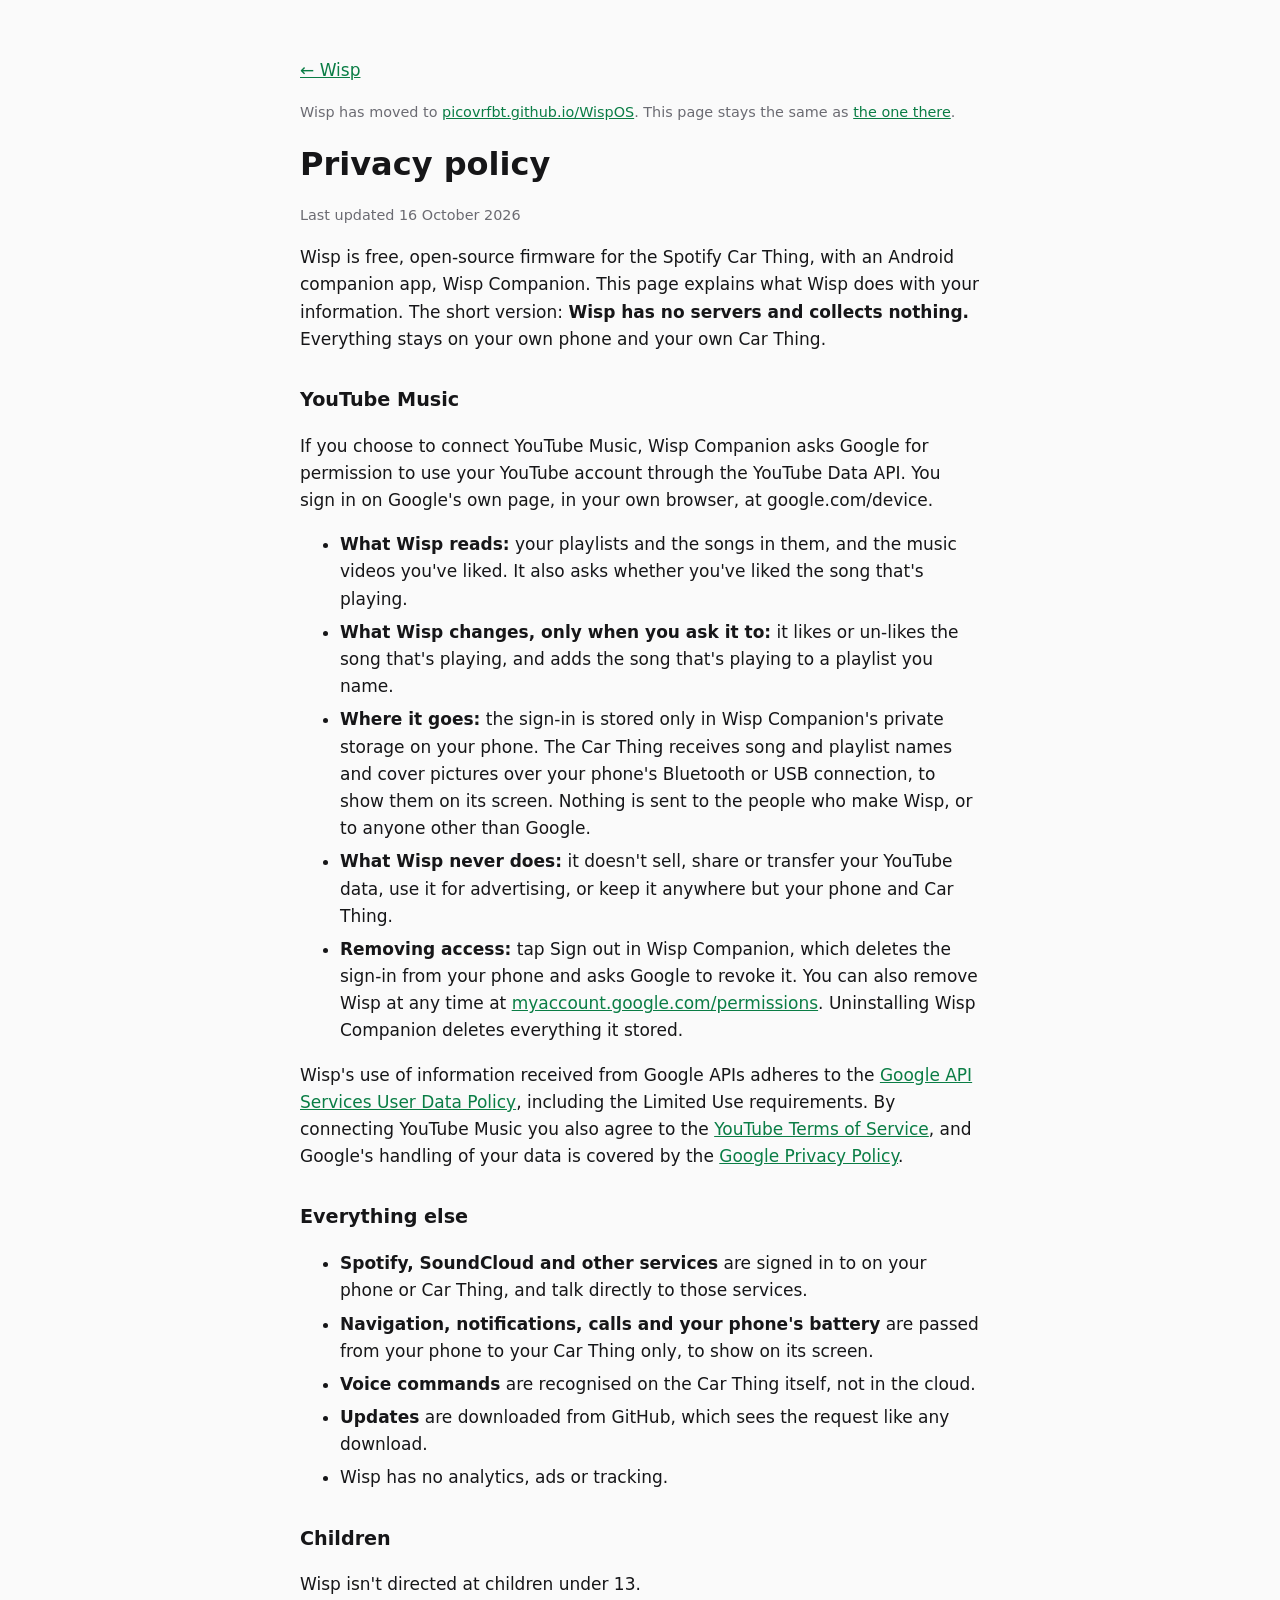
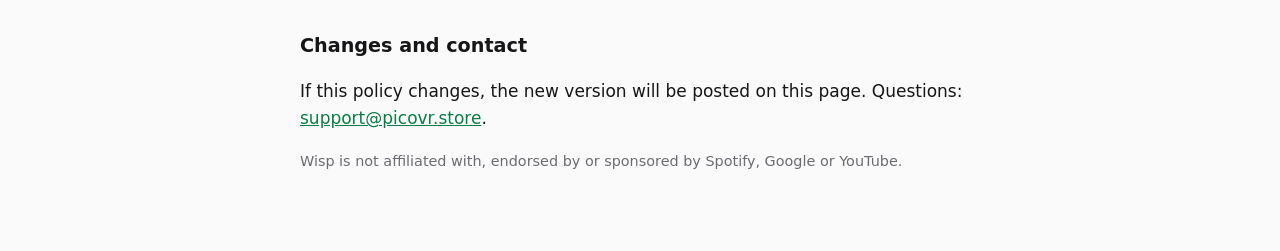
<file: privacy.html>
<!doctype html>
<html lang="en">
<head>
<meta charset="utf-8">
<meta name="viewport" content="width=device-width, initial-scale=1">
<title>Wisp Privacy Policy</title>
<link rel="canonical" href="https://picovrfbt.github.io/WispOS/privacy.html">
<link rel="stylesheet" href="style.css">
</head>
<body>
<main>
<p><a href="https://picovrfbt.github.io/WispOS/">← Wisp</a></p>
<p class="muted">Wisp has moved to <a href="https://picovrfbt.github.io/WispOS/">picovrfbt.github.io/WispOS</a>. This page stays the same as <a href="https://picovrfbt.github.io/WispOS/privacy.html">the one there</a>.</p>
<h1>Privacy policy</h1>
<p class="muted">Last updated 16 October 2026</p>

<p>Wisp is free, open-source firmware for the Spotify Car Thing, with an Android
companion app, Wisp Companion. This page explains what Wisp does with your
information. The short version: <strong>Wisp has no servers and collects
nothing.</strong> Everything stays on your own phone and your own Car Thing.</p>

<h2>YouTube Music</h2>
<p>If you choose to connect YouTube Music, Wisp Companion asks Google for
permission to use your YouTube account through the YouTube Data API. You sign
in on Google's own page, in your own browser, at google.com/device.</p>
<ul>
<li><strong>What Wisp reads:</strong> your playlists and the songs in them, and
the music videos you've liked. It also asks whether you've liked the song
that's playing.</li>
<li><strong>What Wisp changes, only when you ask it to:</strong> it likes or
un-likes the song that's playing, and adds the song that's playing to a
playlist you name.</li>
<li><strong>Where it goes:</strong> the sign-in is stored only in Wisp
Companion's private storage on your phone. The Car Thing receives song and
playlist names and cover pictures over your phone's Bluetooth or USB
connection, to show them on its screen. Nothing is sent to the people who make
Wisp, or to anyone other than Google.</li>
<li><strong>What Wisp never does:</strong> it doesn't sell, share or transfer
your YouTube data, use it for advertising, or keep it anywhere but your phone
and Car Thing.</li>
<li><strong>Removing access:</strong> tap Sign out in Wisp Companion, which
deletes the sign-in from your phone and asks Google to revoke it. You can also
remove Wisp at any time at
<a href="https://myaccount.google.com/permissions">myaccount.google.com/permissions</a>.
Uninstalling Wisp Companion deletes everything it stored.</li>
</ul>
<p>Wisp's use of information received from Google APIs adheres to the
<a href="https://developers.google.com/terms/api-services-user-data-policy">Google
API Services User Data Policy</a>, including the Limited Use requirements. By
connecting YouTube Music you also agree to the
<a href="https://www.youtube.com/t/terms">YouTube Terms of Service</a>, and
Google's handling of your data is covered by the
<a href="https://policies.google.com/privacy">Google Privacy Policy</a>.</p>

<h2>Everything else</h2>
<ul>
<li><strong>Spotify, SoundCloud and other services</strong> are signed in to on
your phone or Car Thing, and talk directly to those services.</li>
<li><strong>Navigation, notifications, calls and your phone's battery</strong>
are passed from your phone to your Car Thing only, to show on its screen.</li>
<li><strong>Voice commands</strong> are recognised on the Car Thing itself, not
in the cloud.</li>
<li><strong>Updates</strong> are downloaded from GitHub, which sees the request
like any download.</li>
<li>Wisp has no analytics, ads or tracking.</li>
</ul>

<h2>Children</h2>
<p>Wisp isn't directed at children under 13.</p>

<h2>Changes and contact</h2>
<p>If this policy changes, the new version will be posted on this page.
Questions: <a href="mailto:support@picovr.store">support@picovr.store</a>.</p>

<p class="muted">Wisp is not affiliated with, endorsed by or sponsored by
Spotify, Google or YouTube.</p>
</main>
</body>
</html>
</file>
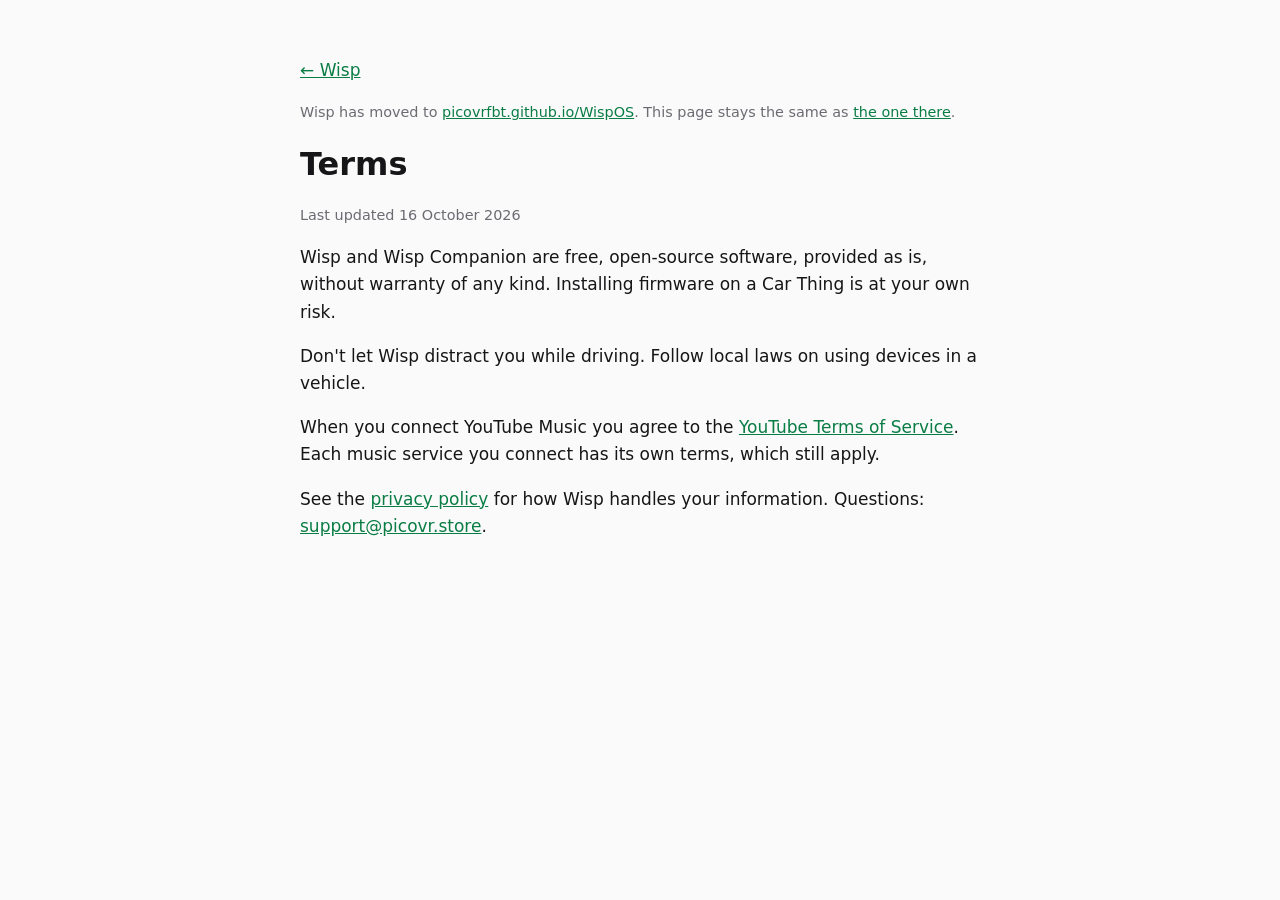
<file: terms.html>
<!doctype html>
<html lang="en">
<head>
<meta charset="utf-8">
<meta name="viewport" content="width=device-width, initial-scale=1">
<title>Wisp Terms</title>
<link rel="canonical" href="https://picovrfbt.github.io/WispOS/terms.html">
<link rel="stylesheet" href="style.css">
</head>
<body>
<main>
<p><a href="https://picovrfbt.github.io/WispOS/">← Wisp</a></p>
<p class="muted">Wisp has moved to <a href="https://picovrfbt.github.io/WispOS/">picovrfbt.github.io/WispOS</a>. This page stays the same as <a href="https://picovrfbt.github.io/WispOS/terms.html">the one there</a>.</p>
<h1>Terms</h1>
<p class="muted">Last updated 16 October 2026</p>

<p>Wisp and Wisp Companion are free, open-source software, provided as is,
without warranty of any kind. Installing firmware on a Car Thing is at your own
risk.</p>

<p>Don't let Wisp distract you while driving. Follow local laws on using
devices in a vehicle.</p>

<p>When you connect YouTube Music you agree to the
<a href="https://www.youtube.com/t/terms">YouTube Terms of Service</a>. Each
music service you connect has its own terms, which still apply.</p>

<p>See the <a href="privacy.html">privacy policy</a> for how Wisp handles your
information. Questions: <a href="mailto:support@picovr.store">support@picovr.store</a>.</p>
</main>
</body>
</html>
</file>
<file: style.css>
:root { color-scheme: light dark; --bg: #fafafa; --fg: #161618; --muted: #6b6b72; --link: #0a7d45; }
@media (prefers-color-scheme: dark) { :root { --bg: #0b0b0c; --fg: #ececee; --muted: #9a9aa2; --link: #1ed760; } }
body { margin: 0; background: var(--bg); color: var(--fg); font: 17px/1.6 system-ui, -apple-system, "Segoe UI", sans-serif; }
main { max-width: 680px; margin: 0 auto; padding: 40px 16px 64px; }
h1 { font-size: 2rem; margin: 0 0 8px; }
h2 { font-size: 1.2rem; margin-top: 32px; }
a { color: var(--link); }
.lead { font-size: 1.15rem; }
.muted { color: var(--muted); font-size: .9rem; }
li { margin: 6px 0; }
</file>
